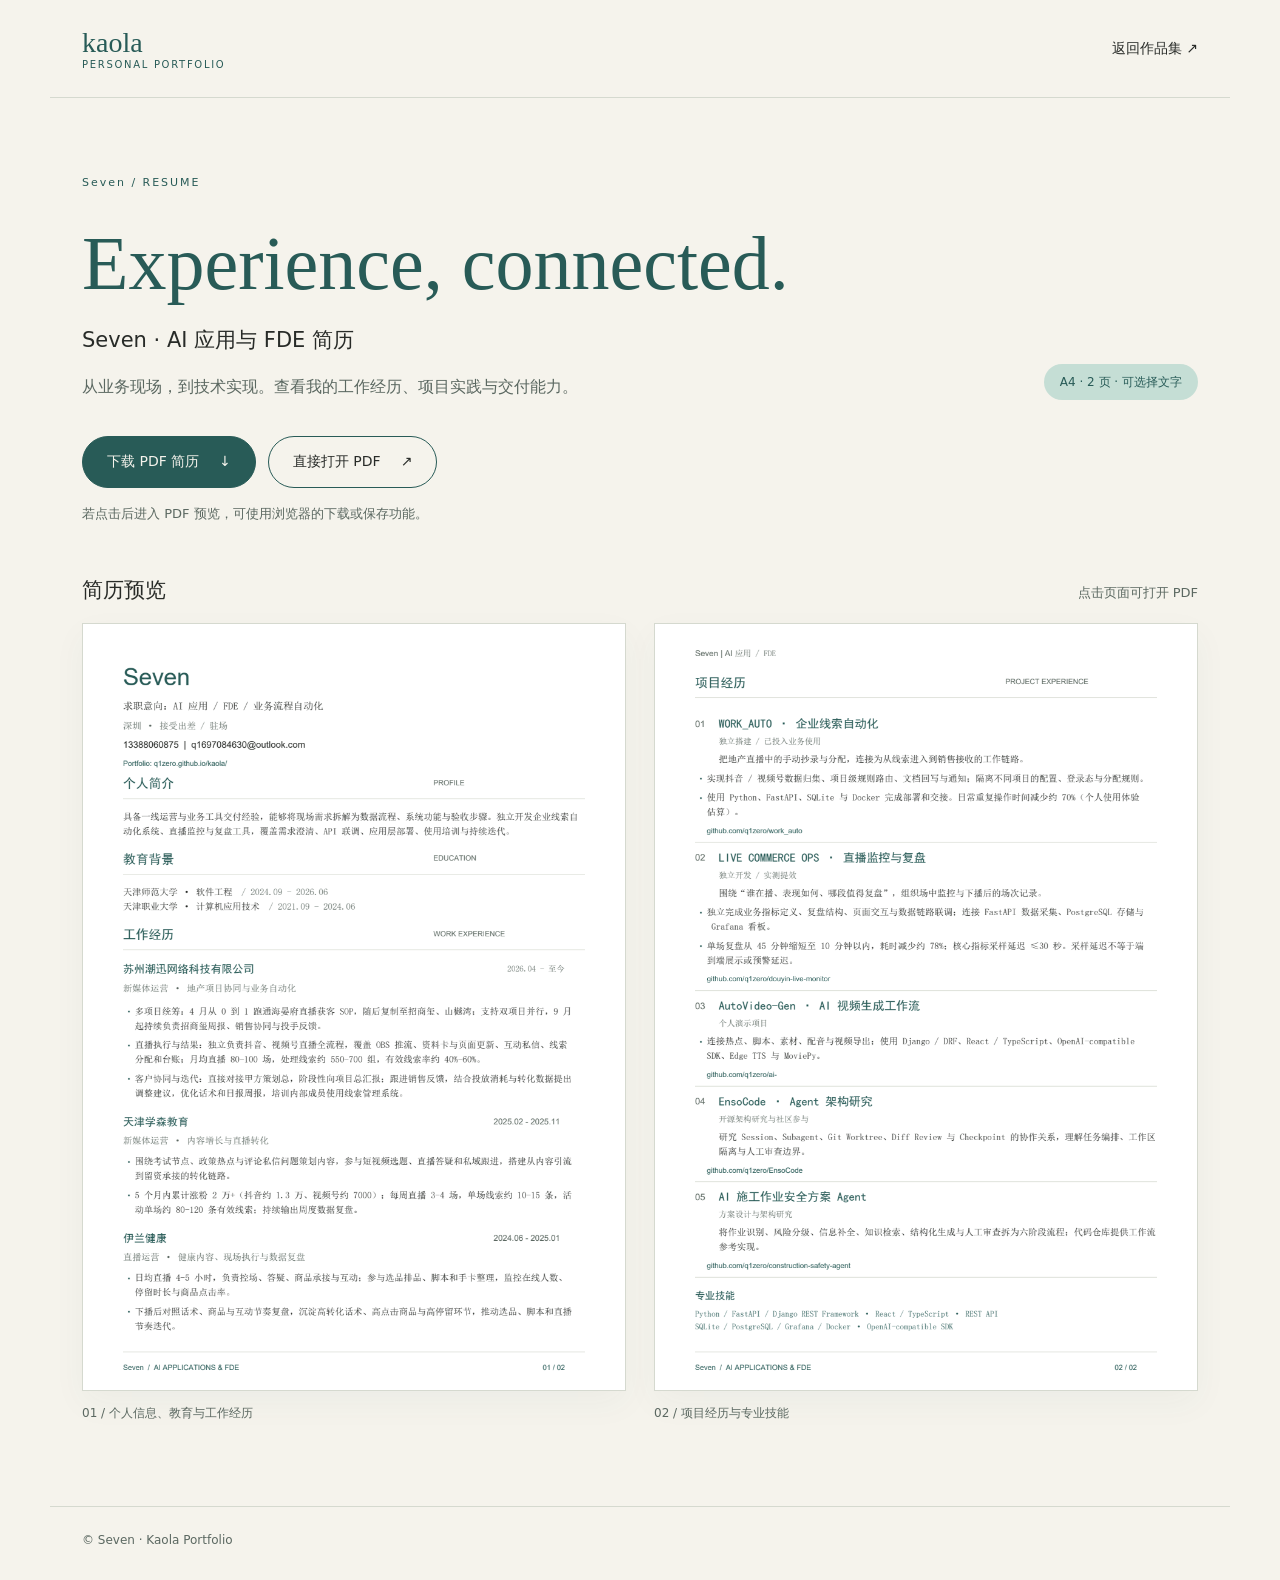
<file: resume.html>
<!doctype html>
<html lang="zh-CN">
<head>
  <meta charset="UTF-8"><meta name="viewport" content="width=device-width,initial-scale=1">
  <meta name="theme-color" content="#285b57">
  <title>简历预览与下载 · Kaola</title>
  <meta name="description" content="Seven的 AI 应用与 FDE 简历：在线预览与 PDF 下载。">
  <style>
    :root{color-scheme:light;--cream:#f5f3ec;--teal:#285b57;--mint:#c5ded5;--ink:#282b28}
    *{box-sizing:border-box}body{margin:0;background:var(--cream);color:var(--ink);font:16px/1.7 system-ui,-apple-system,"Microsoft YaHei",sans-serif}a{color:inherit;text-decoration:none}a:focus-visible{outline:3px solid #507d70;outline-offset:5px}header,main,footer{max-width:1180px;margin:auto;padding-left:32px;padding-right:32px}header{display:flex;justify-content:space-between;align-items:center;padding-top:27px;padding-bottom:27px;border-bottom:1px solid #d5d9cf}.brand{font:28px Georgia,serif;color:var(--teal)}.brand span{font:10px system-ui;letter-spacing:.17em;display:block}.back{font-size:14px}main{padding-top:65px;padding-bottom:70px}.eyebrow{font-size:11px;letter-spacing:.18em;color:var(--teal)}h1{font:clamp(44px,7vw,76px)/1.1 Georgia,serif;color:var(--teal);margin:18px 0}h2{font-size:21px;font-weight:500;margin:0 0 14px}.intro{display:flex;align-items:end;justify-content:space-between;gap:28px;margin-bottom:36px}.description{color:#5b6861;max-width:580px;margin:0}.actions{display:flex;flex-wrap:wrap;gap:12px;margin:26px 0 15px}.button{border:1px solid var(--teal);border-radius:99px;padding:13px 24px;font-size:14px;display:inline-flex;gap:20px;align-items:center;white-space:nowrap}.primary{background:var(--teal);color:var(--cream)}.button:hover{background:var(--mint);color:var(--teal)}.note{font-size:13px;color:#5b6861;margin:0}.badge{background:var(--mint);color:var(--teal);padding:8px 16px;border-radius:99px;font-size:12px;white-space:nowrap}.pages{display:grid;grid-template-columns:1fr 1fr;gap:28px}.page{margin:0}.page img{display:block;width:100%;height:auto;border:1px solid #d5d9cf;box-shadow:0 12px 32px #285b570b}.page a{display:block}.page figcaption{font-size:12px;color:#5b6861;padding:12px 0}.preview-heading{display:flex;justify-content:space-between;align-items:baseline;margin-top:48px}footer{padding-top:23px;padding-bottom:30px;border-top:1px solid #d5d9cf;font-size:12px;color:#5b6861}@media(max-width:700px){header,main,footer{padding-left:20px;padding-right:20px}main{padding-top:38px}.intro{display:block}.badge{display:inline-block;margin-top:22px}.pages{grid-template-columns:1fr;gap:20px}.button{padding:12px 19px}.preview-heading span{font-size:12px}}
  </style>
</head>
<body>
  <header><a class="brand" href="./">kaola<span>PERSONAL PORTFOLIO</span></a><a class="back" href="./">返回作品集 ↗</a></header>
  <main>
    <p class="eyebrow">Seven / RESUME</p>
    <div class="intro"><div><h1>Experience, connected.</h1><h2>Seven · AI 应用与 FDE 简历</h2><p class="description">从业务现场，到技术实现。查看我的工作经历、项目实践与交付能力。</p></div><span class="badge">A4 · 2 页 · 可选择文字</span></div>
    <div class="actions"><a class="button primary" href="assets/qiyilin-resume.pdf" download="Seven-FDE简历.pdf">下载 PDF 简历 <span aria-hidden="true">↓</span></a><a class="button" href="assets/qiyilin-resume.pdf" target="_blank" rel="noopener">直接打开 PDF <span aria-hidden="true">↗</span></a></div>
    <p class="note">若点击后进入 PDF 预览，可使用浏览器的下载或保存功能。</p>
    <div class="preview-heading"><h2>简历预览</h2><span class="note">点击页面可打开 PDF</span></div>
    <div class="pages">
      <figure class="page"><a href="assets/qiyilin-resume.pdf#page=1" target="_blank" rel="noopener" aria-label="打开简历第 1 页 PDF"><img src="assets/resume-page-1.png" alt="简历第一页：个人简介、教育与工作经历" width="893" height="1263"></a><figcaption>01 / 个人信息、教育与工作经历</figcaption></figure>
      <figure class="page"><a href="assets/qiyilin-resume.pdf#page=2" target="_blank" rel="noopener" aria-label="打开简历第 2 页 PDF"><img src="assets/resume-page-2.png" alt="简历第二页：独立的项目经历" width="893" height="1263" loading="lazy"></a><figcaption>02 / 项目经历与专业技能</figcaption></figure>
    </div>
  </main>
  <footer>© Seven · Kaola Portfolio</footer>
</body>
</html>
</file>
